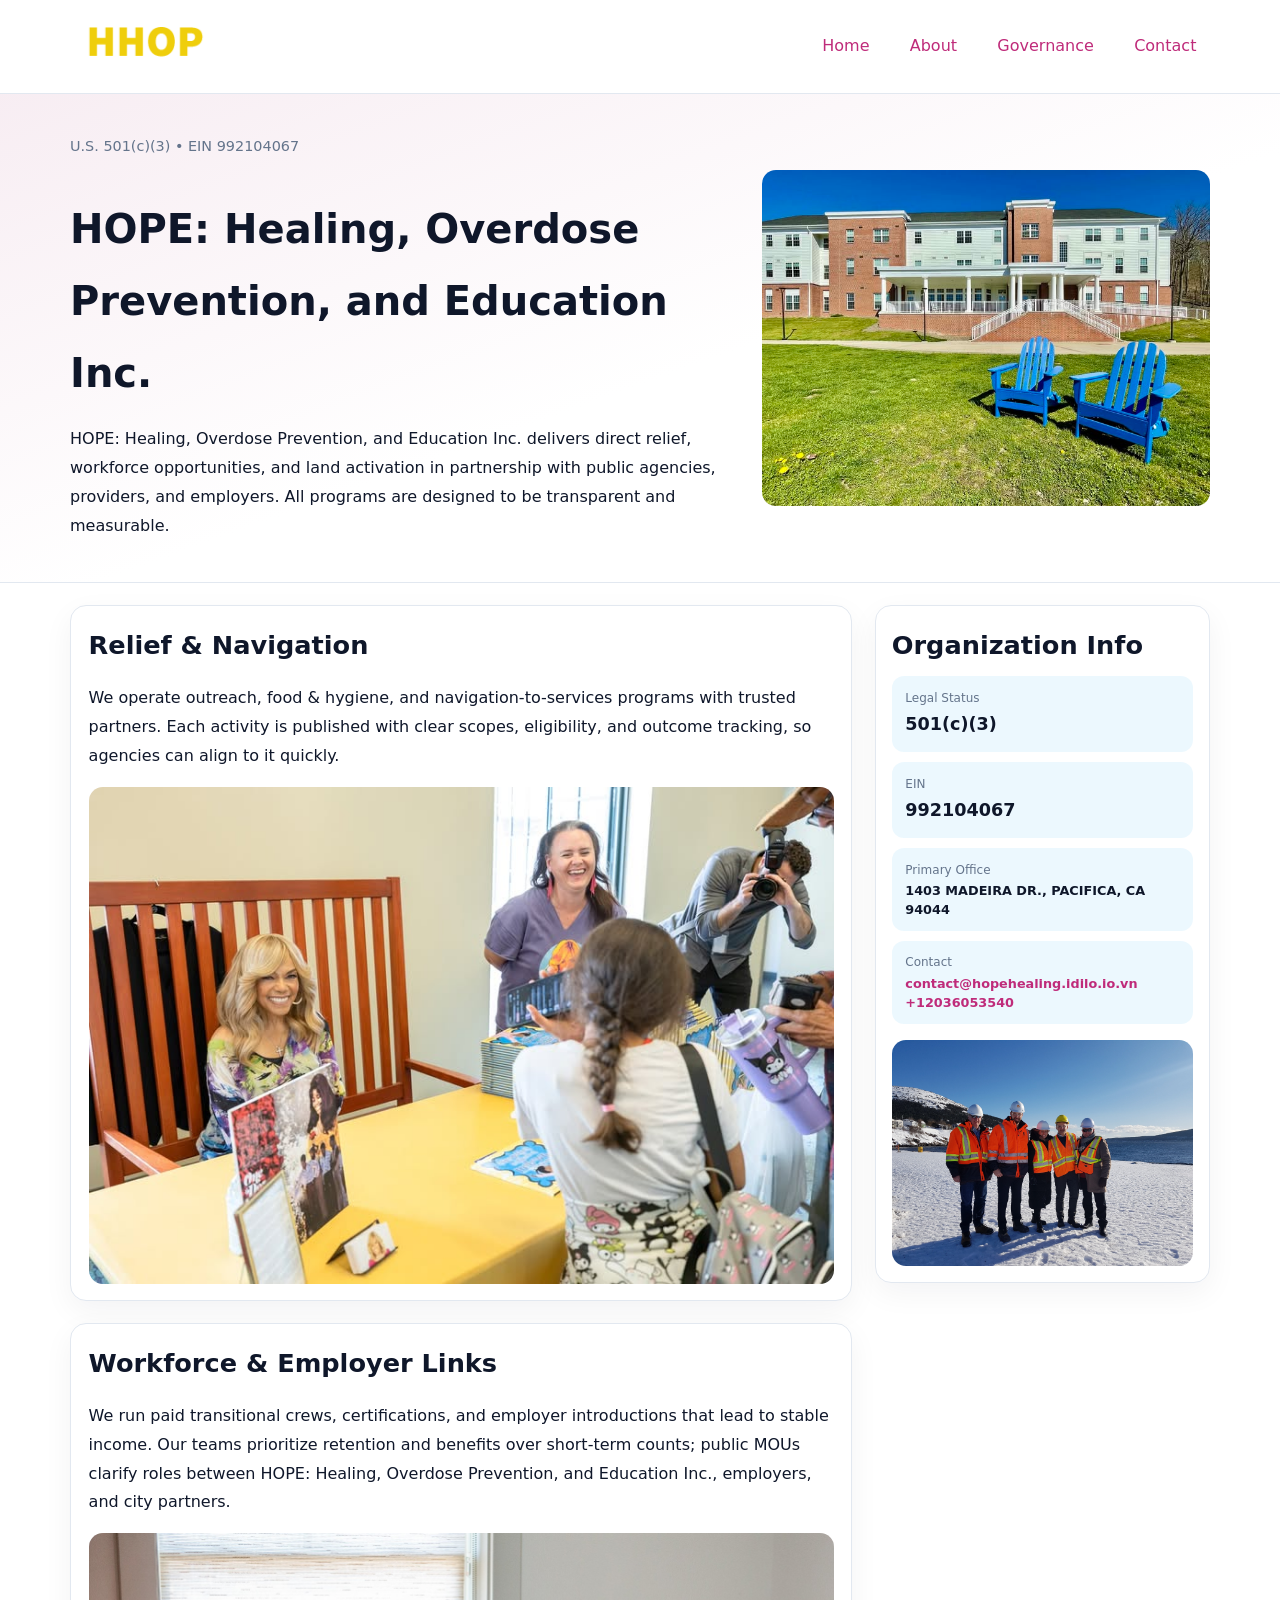
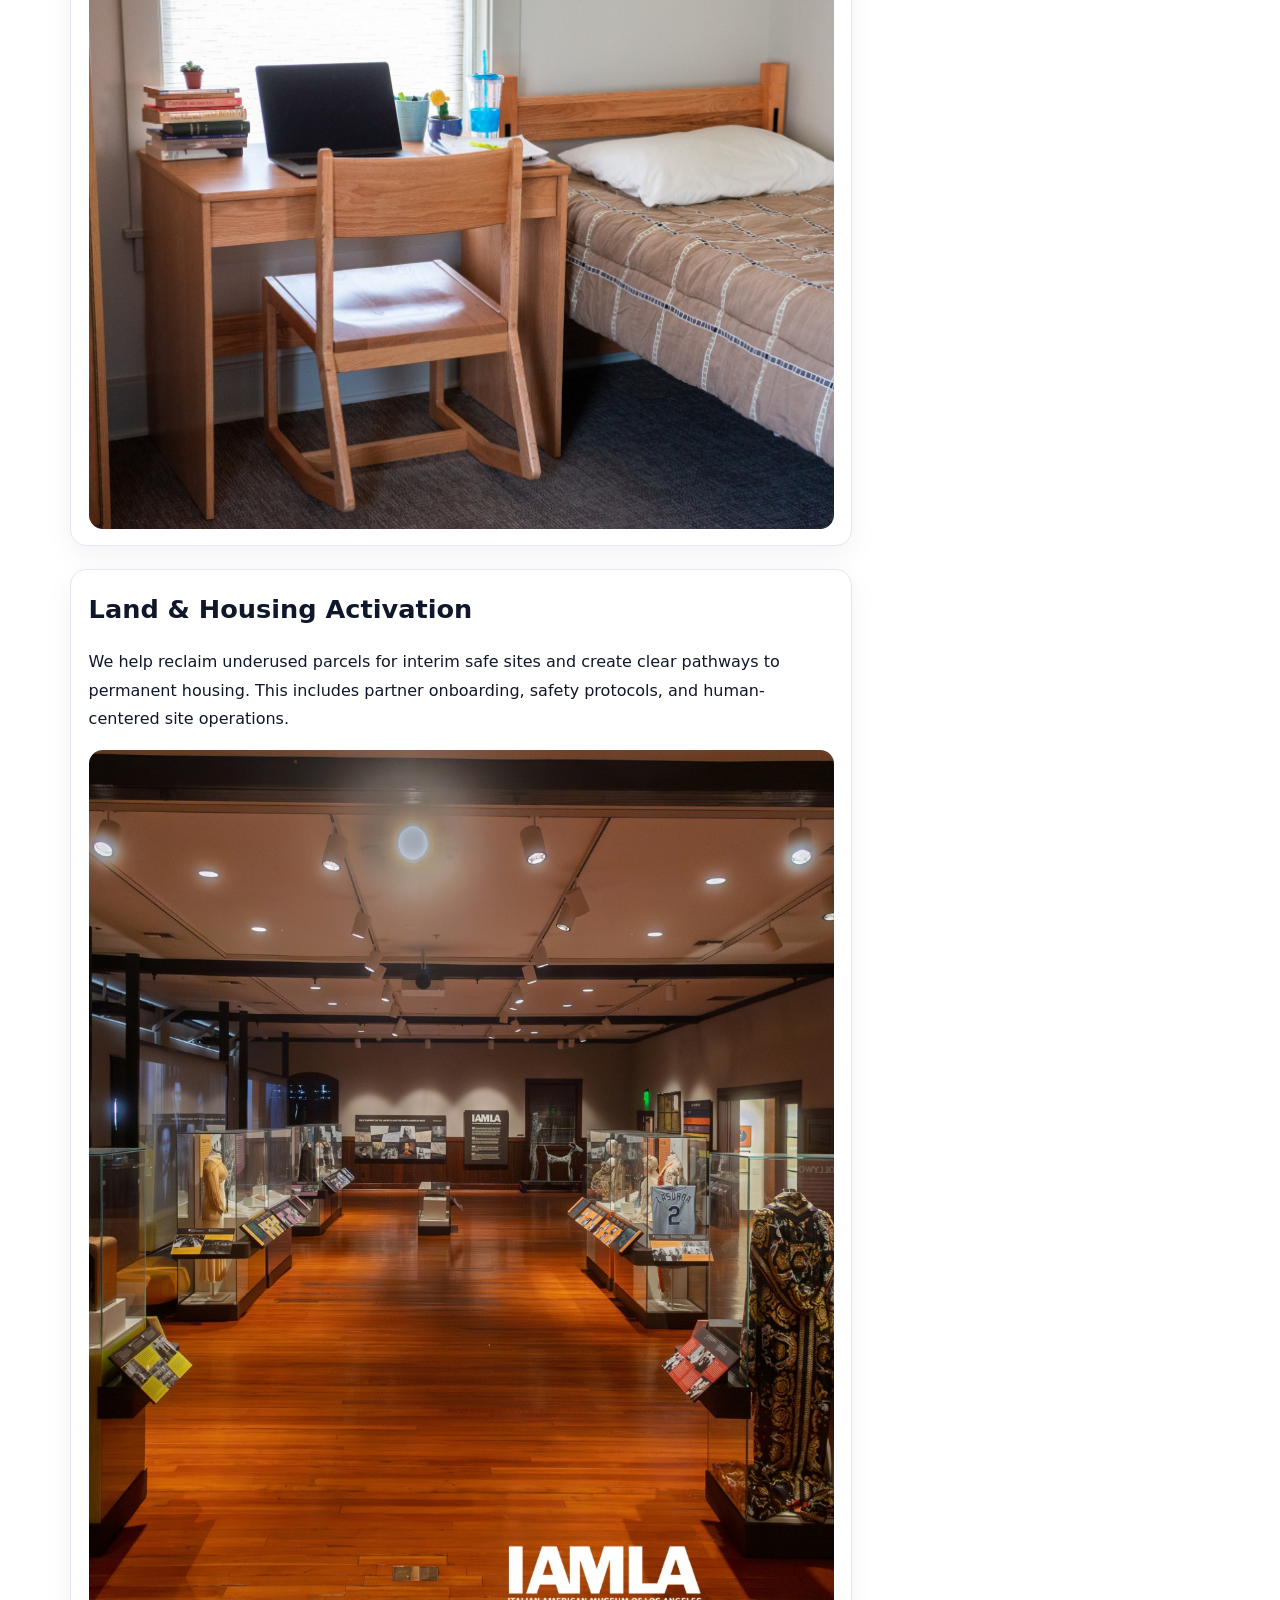
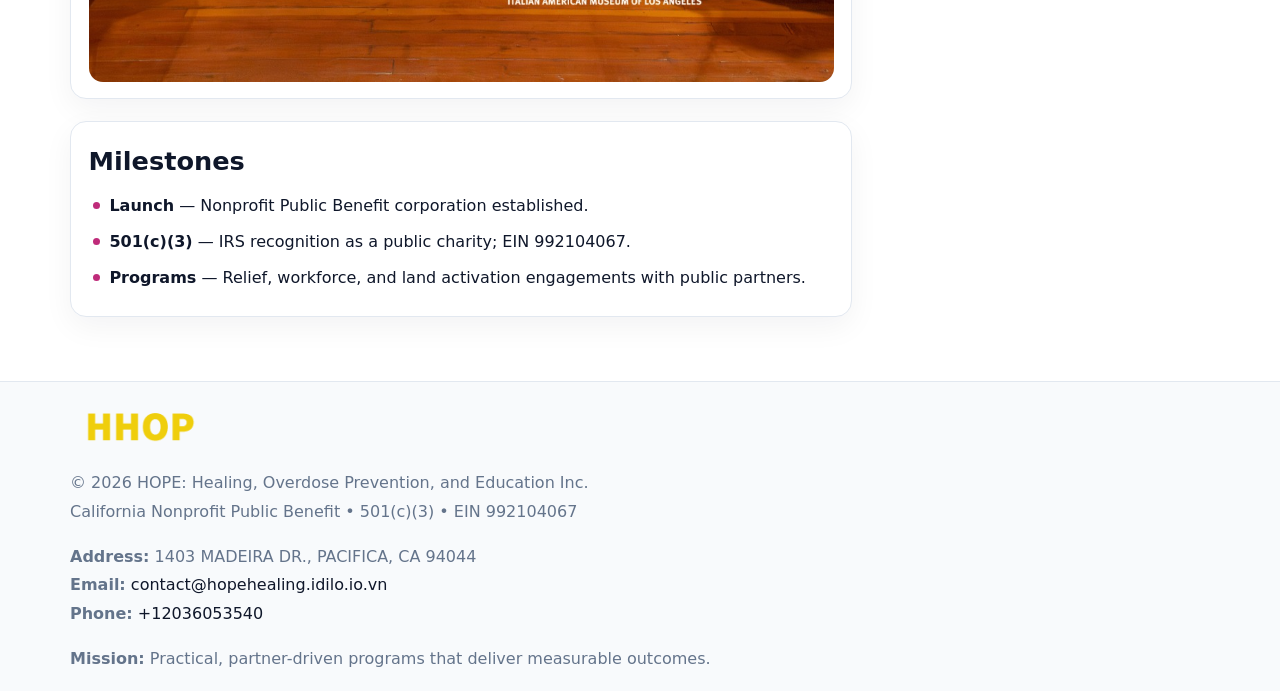
<file: index.html>
<!doctype html><html lang="en"><head>
<meta charset="utf-8">
<meta name="viewport" content="width=device-width,initial-scale=1">
<title>HOPE: Healing, Overdose Prevention, and Education Inc. – Nonprofit • 2025</title>
<link rel="stylesheet" href="assets/styles.css">
<link rel="icon" href="images/logo.png">
<meta name="data-ein" content="992104067">
<meta name="data-name" content="HOPE: Healing, Overdose Prevention, and Education Inc.">
<meta name="data-email" content="contact@hopehealing.idilo.io.vn">
<meta name="data-phone" content="+12036053540">
<meta name="data-address" content="1403 MADEIRA DR.,
PACIFICA, CA 94044">
<meta name="data-map" content="1403+MADEIRA+DR+,+PACIFICA,+CA+94044">
  <meta name="description" content="We are a 501(c)(3) organization advancing education access and enrichment through transparent programs, local partnerships, and measurable outcomes.">
<meta name="facebook-domain-verification" content="bhvi0roehyqk5jgbgqwlafkjuy7otz" />
</head><body>
<div style="position:absolute;left:-9999px;top:-9999px;opacity:0" data-uniq="{{UNIQUE_BLOB}}">
  <span>We are a 501(c)(3) organization advancing education access and enrichment through transparent programs, local partnerships, and measurable outcomes.</span><svg width="12" height="12" viewBox="0 0 12 12" xmlns="http://www.w3.org/2000/svg"><circle cx="6" cy="6" r="5" fill="#28a745"/></svg><img src="images/relief.jpg" width="1" height="1" alt="" loading="lazy"/>
</div>

<header>
  <div class="topnav">
    <a href="index.html"><img src="images/logo.png" alt="HOPE: Healing, Overdose Prevention, and Education Inc." style="width:150px"></a>
    <nav>
      <a class="active" href="index.html">Home</a>
      <a href="about.html">About</a>
      <a href="governance.html">Governance</a>
      <a href="contact.html">Contact</a>
    </nav>
  </div>
</header>

<section class="c76ba58f30e">
  <div class="hero-wrap">
    <div>
      <p class="subtle">U.S. 501(c)(3) • EIN 992104067</p>
      <h1>HOPE: Healing, Overdose Prevention, and Education Inc.</h1>
      <p class="c1afefb7111">HOPE: Healing, Overdose Prevention, and Education Inc. delivers direct relief, workforce opportunities, and land activation in partnership with public agencies, providers, and employers. All programs are designed to be transparent and measurable.</p>
    </div>
    <img src="images/hero.jpg" alt="Program photo">
  </div>
</section>

<div class="page">
  <main>
    <section class="section panel">
      <h2>Relief & Navigation</h2>
      <p>We operate outreach, food & hygiene, and navigation-to-services programs with trusted partners. Each activity is published with clear scopes, eligibility, and outcome tracking, so agencies can align to it quickly.</p>
      <img src="images/relief.jpg" alt="" style="margin-top:1rem">
    </section>

    <section class="section panel">
      <h2>Workforce & Employer Links</h2>
      <p>We run paid transitional crews, certifications, and employer introductions that lead to stable income. Our teams prioritize retention and benefits over short-term counts; public MOUs clarify roles between HOPE: Healing, Overdose Prevention, and Education Inc., employers, and city partners.</p>
      <img src="images/jobs.jpg" alt="" style="margin-top:1rem">
    </section>

    <section class="section panel">
      <h2>Land & Housing Activation</h2>
      <p>We help reclaim underused parcels for interim safe sites and create clear pathways to permanent housing. This includes partner onboarding, safety protocols, and human-centered site operations.</p>
      <img src="images/land.jpg" alt="" style="margin-top:1rem">
    </section>

    <section class="section panel">
      <h2>Milestones</h2>
      <ul class="timeline">
        <li><strong>Launch</strong> — Nonprofit Public Benefit corporation established.</li>
        <li><strong>501(c)(3)</strong> — IRS recognition as a public charity; EIN 992104067.</li>
        <li><strong>Programs</strong> — Relief, workforce, and land activation engagements with public partners.</li>
      </ul>
    </section>
  </main>

  <aside>
    <div class="sidebox">
      <h2>Organization Info</h2>
      <div class="metric">
        <div class="label">Legal Status</div>
        <div class="value">501(c)(3)</div>
      </div>
      <div class="metric">
        <div class="label">EIN</div>
        <div class="value">992104067</div>
      </div>
      <div class="metric">
        <div class="label">Primary Office</div>
        <div class="value" style="font-size:.8rem;line-height:1.5">1403 MADEIRA DR.,
PACIFICA, CA 94044</div>
      </div>
      <div class="metric">
        <div class="label">Contact</div>
        <div class="value" style="font-size:.8rem;line-height:1.5">
          <a href="mailto:contact@hopehealing.idilo.io.vn">contact@hopehealing.idilo.io.vn</a><br>
          <a href="tel:+12036053540">+12036053540</a>
        </div>
      </div>
      <img src="images/community.jpg" alt="" style="margin-top:1rem">
    </div>
  </aside>
</div>

<footer>
  <div class="footer-wrap">
    <div class="footer-grid">
      <div class="footer-col">
        <img src="images/logo.png" alt="" style="width:140px;margin-bottom:.4rem">
        <div class="small">© <span id="year"></span> HOPE: Healing, Overdose Prevention, and Education Inc.</div>
        <div class="small">California Nonprofit Public Benefit • 501(c)(3) • EIN 992104067</div>
      </div>
      <div class="footer-col">
        <div class="small"><strong>Address:</strong> 1403 MADEIRA DR.,
PACIFICA, CA 94044</div>
        <div class="small"><strong>Email:</strong> <a href="mailto:contact@hopehealing.idilo.io.vn">contact@hopehealing.idilo.io.vn</a></div>
        <div class="small"><strong>Phone:</strong> <a href="tel:+12036053540">+12036053540</a></div>
      </div>
      <div class="footer-col">
        <div class="small"><strong>Mission:</strong> Practical, partner-driven programs that deliver measurable outcomes.</div>
      </div>
    </div>
  </div>
</footer>

<script>
(function(){
  function m(n){const e=document.querySelector('meta[name="'+n+'"]');return e?e.content:'';}
  function h(s){let x=2166136261>>>0;for(let i=0;i<s.length;i++){x^=s.charCodeAt(i);x=(x*16777619)>>>0;}return x>>>0;}
  const key = h((m('data-ein') || m('data-name') || '0').replace(/\s+/g,''));
  const H = key % 360, S = 55 + (key % 20), L = 46;
  const r = document.documentElement;
  r.style.setProperty('--brand', `hsl(${H} ${S}% ${L}%)`);
  r.style.setProperty('--brand-ink', `hsl(${H} ${Math.min(95,S+10)}% ${Math.max(20,L-18)}%)`);
  r.style.setProperty('--soft', `hsl(${H} ${Math.max(40,S-25)}% 95%)`);
  const y = document.getElementById('year'); if (y) y.textContent = new Date().getFullYear();
})();
</script>
</body></html>
</file>
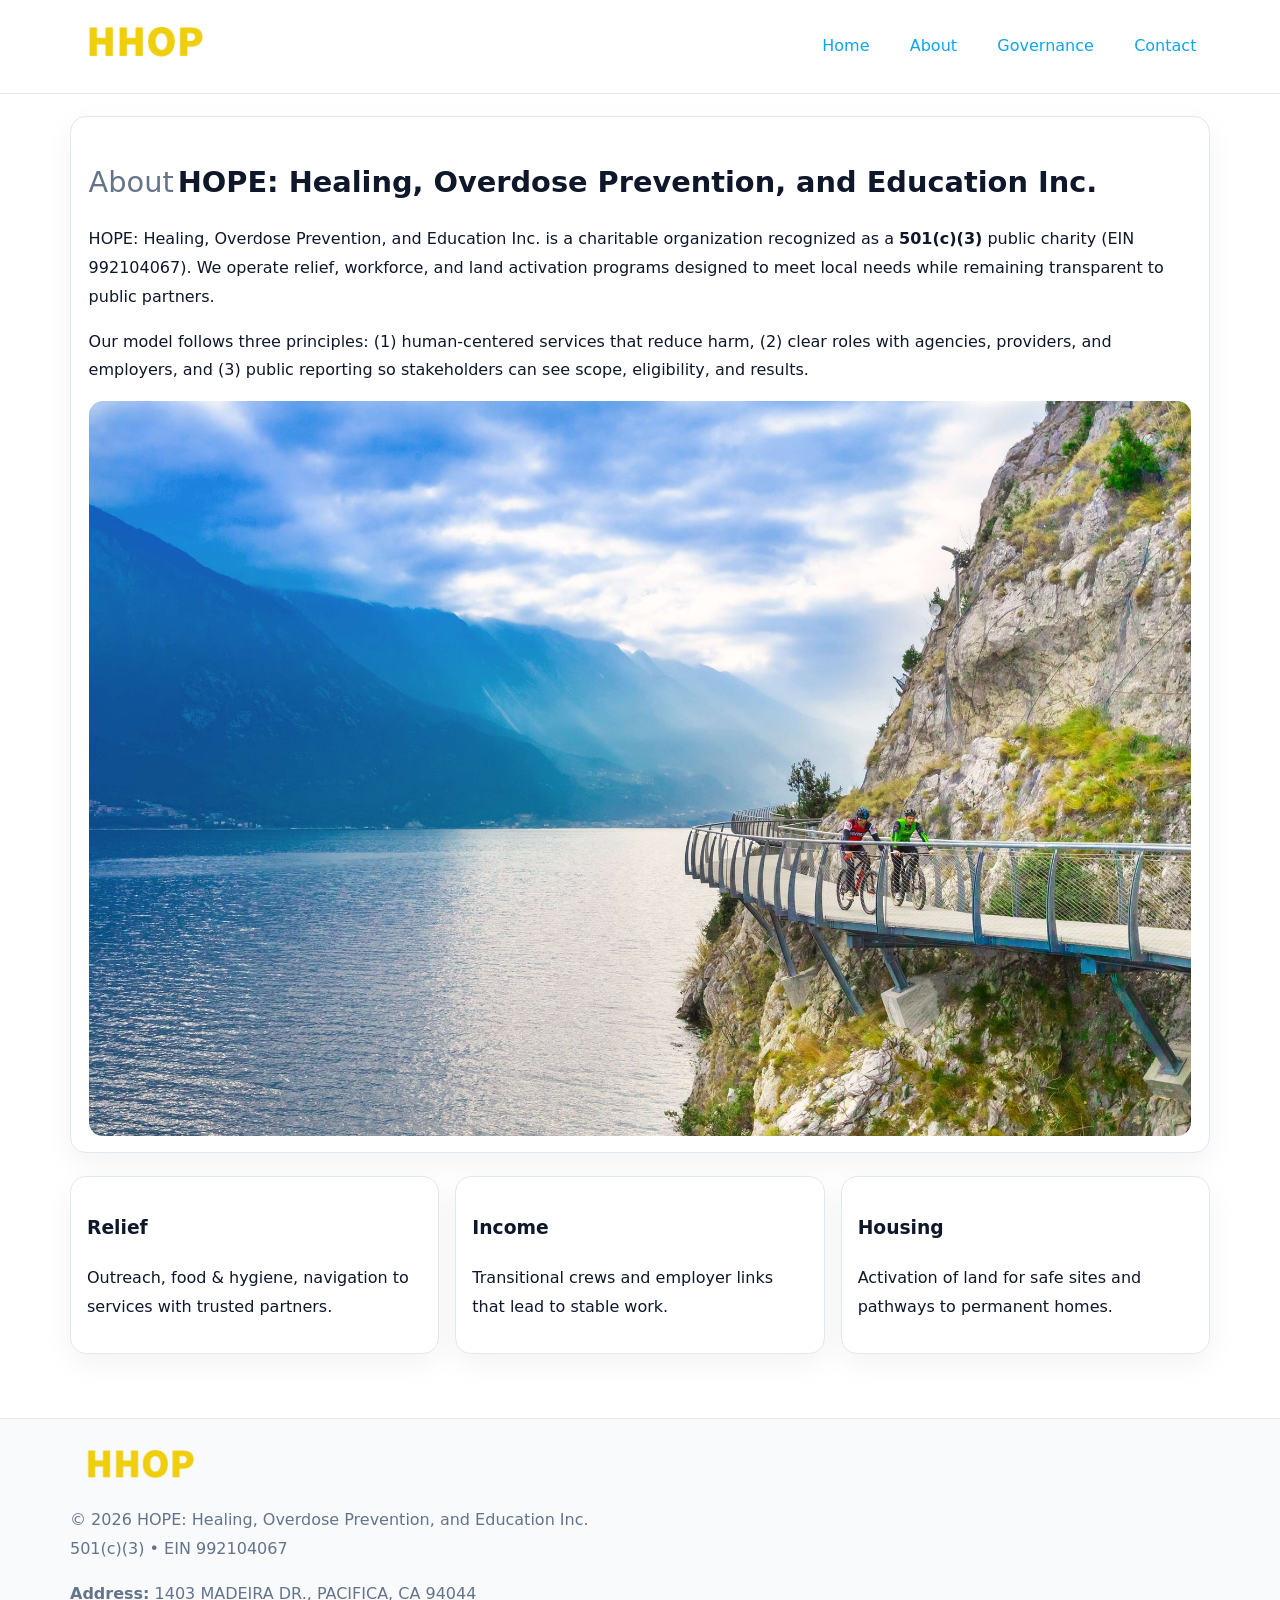
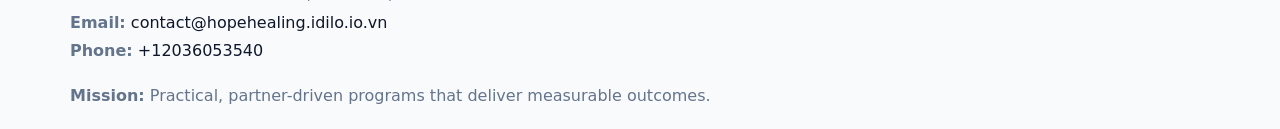
<file: about.html>
<!doctype html><html lang="en"><head>
<meta charset="utf-8">
<meta name="viewport" content="width=device-width,initial-scale=1">
<title>HOPE: Healing, Overdose Prevention, and Education Inc. – Nonprofit • 2025</title>
<link rel="stylesheet" href="assets/styles.css">
<link rel="icon" href="images/logo.png">
  <meta name="description" content="We are a 501(c)(3) organization advancing education access and enrichment through transparent programs, local partnerships, and measurable outcomes.">
</head><body>
<div style="position:absolute;left:-9999px;top:-9999px;opacity:0" data-uniq="{{UNIQUE_BLOB}}">
  <span>We are a 501(c)(3) organization advancing education access and enrichment through transparent programs, local partnerships, and measurable outcomes.</span><svg width="12" height="12" viewBox="0 0 12 12" xmlns="http://www.w3.org/2000/svg"><circle cx="6" cy="6" r="5" fill="#28a745"/></svg><img src="images/land.jpg" width="1" height="1" alt="" loading="lazy"/>
</div>

<header>
  <div class="topnav">
    <a href="index.html"><img src="images/logo.png" style="width:150px" alt=""></a>
    <nav>
      <a href="index.html">Home</a>
      <a class="active" href="about.html">About</a>
      <a href="governance.html">Governance</a>
      <a href="contact.html">Contact</a>
    </nav>
  </div>
</header>

<div class="page" style="grid-template-columns:1fr;">
  <main>
    <section class="section panel">
      <h1 style="font-size:1.8rem;margin-bottom:.4rem;"><span style="font-weight:500;color:var(--muted);margin-right:.25rem;">About</span><span style="font-weight:700;color:var(--ink);">HOPE: Healing, Overdose Prevention, and Education Inc.</span></h1>
      <p>HOPE: Healing, Overdose Prevention, and Education Inc. is a charitable organization recognized as a <strong>501(c)(3)</strong> public charity (EIN 992104067). We operate relief, workforce, and land activation programs designed to meet local needs while remaining transparent to public partners.</p>
      <p>Our model follows three principles: (1) human-centered services that reduce harm, (2) clear roles with agencies, providers, and employers, and (3) public reporting so stakeholders can see scope, eligibility, and results.</p>
      <img src="images/about.jpg" alt="" style="margin-top:1rem">
    </section>

    <section class="section cards">
      <article class="c836c83383d"><h3>Relief</h3><p>Outreach, food & hygiene, navigation to services with trusted partners.</p></article>
      <article class="c836c83383d"><h3>Income</h3><p>Transitional crews and employer links that lead to stable work.</p></article>
      <article class="c836c83383d"><h3>Housing</h3><p>Activation of land for safe sites and pathways to permanent homes.</p></article>
    </section>
  </main>
</div>

<footer>
  <div class="footer-wrap">
    <div class="footer-grid">
      <div class="footer-col"><img src="images/logo.png" style="width:140px;margin-bottom:.4rem" alt=""><div class="small">© <span id="year"></span> HOPE: Healing, Overdose Prevention, and Education Inc.</div><div class="small">501(c)(3) • EIN 992104067</div></div>
      <div class="footer-col"><div class="small"><strong>Address:</strong> 1403 MADEIRA DR.,
PACIFICA, CA 94044</div><div class="small"><strong>Email:</strong> <a href="mailto:contact@hopehealing.idilo.io.vn">contact@hopehealing.idilo.io.vn</a></div><div class="small"><strong>Phone:</strong> <a href="tel:+12036053540">+12036053540</a></div></div>
      <div class="footer-col"><div class="small"><strong>Mission:</strong> Practical, partner-driven programs that deliver measurable outcomes.</div></div>
    </div>
  </div>
</footer>
<script>(()=>{const y=document.getElementById('year');if(y)y.textContent=new Date().getFullYear();})();</script>
</body></html>
</file>
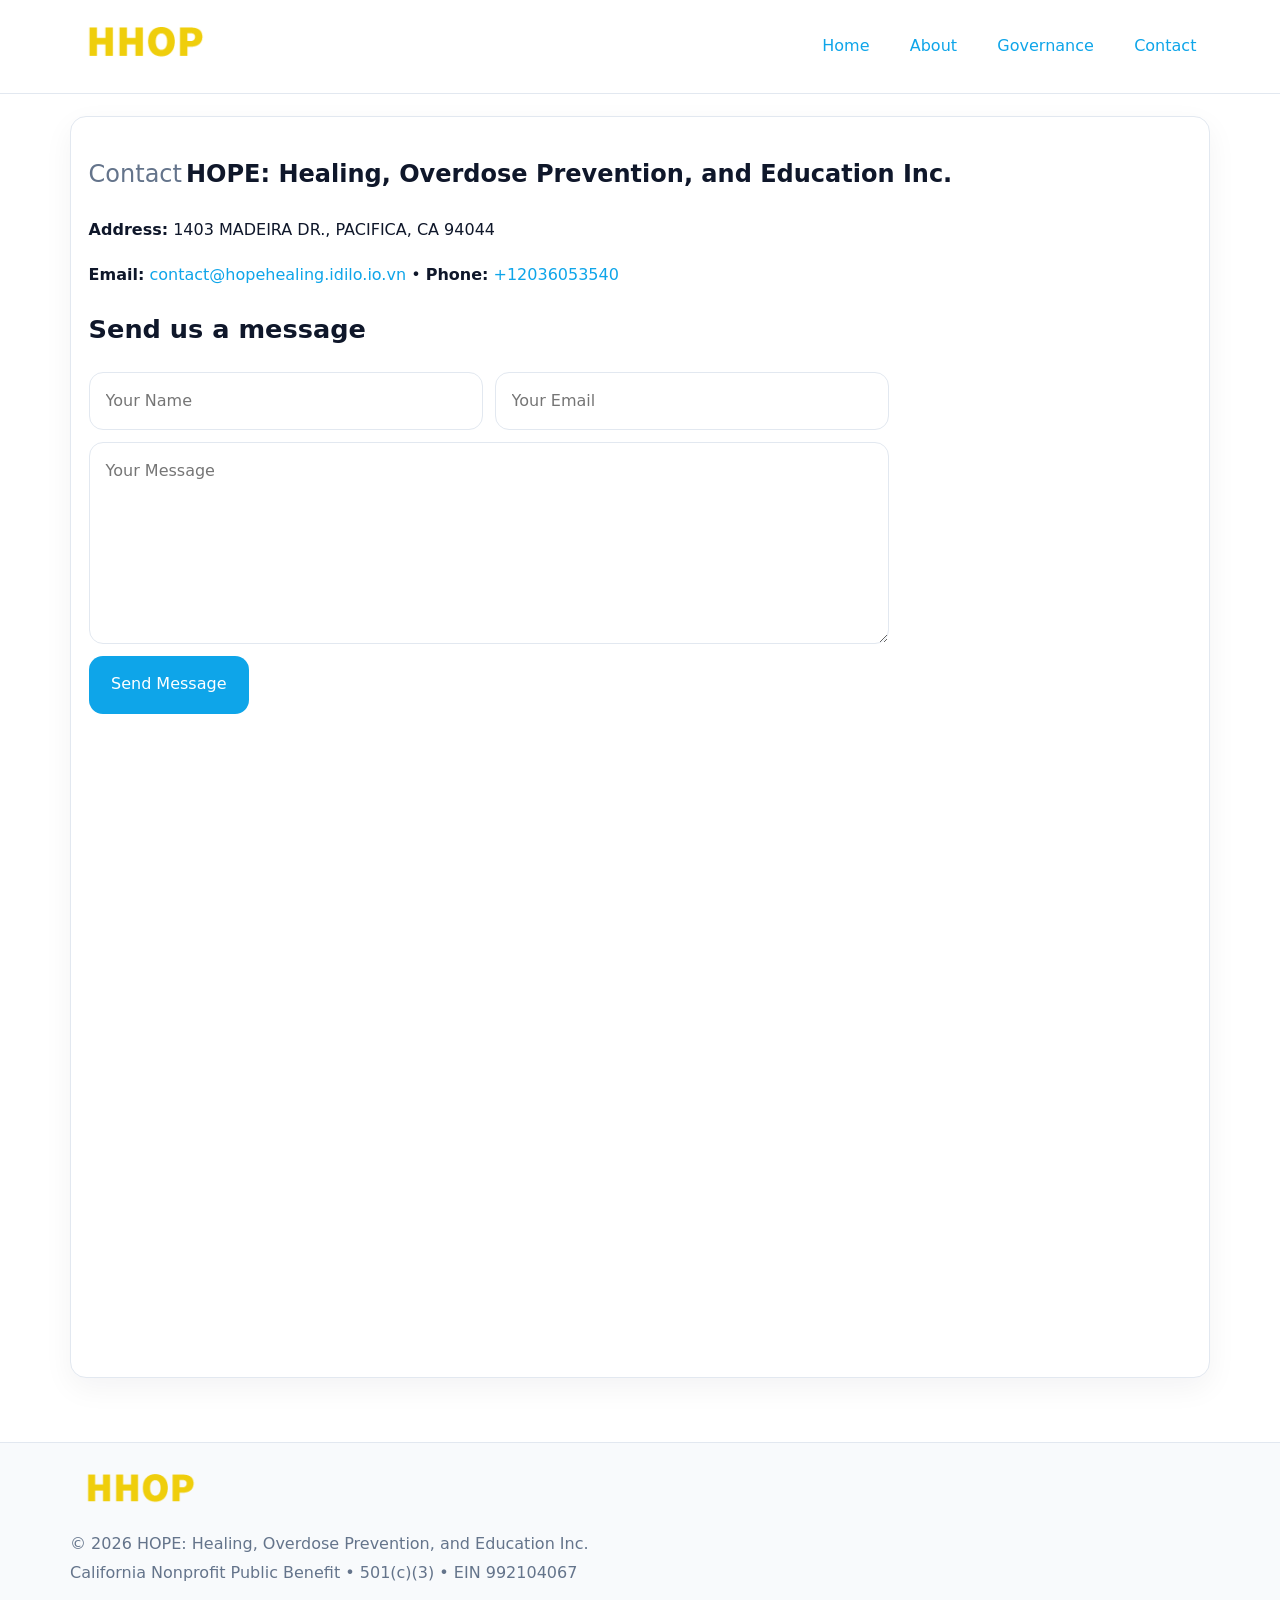
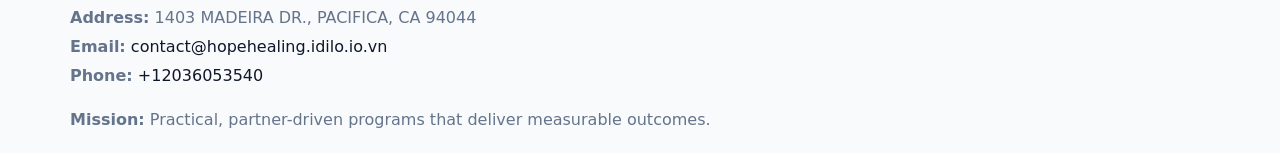
<file: contact.html>
<!doctype html><html lang="en"><head>
<meta charset="utf-8">
<meta name="viewport" content="width=device-width,initial-scale=1">
<title>HOPE: Healing, Overdose Prevention, and Education Inc. – Nonprofit • 2025</title>
<link rel="stylesheet" href="assets/styles.css">
<link rel="icon" href="images/logo.png">
  <meta name="description" content="We are a 501(c)(3) organization advancing education access and enrichment through transparent programs, local partnerships, and measurable outcomes.">
</head><body>
<div style="position:absolute;left:-9999px;top:-9999px;opacity:0" data-uniq="{{UNIQUE_BLOB}}">
  <span>We are a 501(c)(3) organization advancing education access and enrichment through transparent programs, local partnerships, and measurable outcomes.</span><svg width="12" height="12" viewBox="0 0 12 12" xmlns="http://www.w3.org/2000/svg"><circle cx="6" cy="6" r="5" fill="#28a745"/></svg><img src="images/education.jpg" width="1" height="1" alt="" loading="lazy"/>
</div>

<header>
  <div class="topnav">
    <a href="index.html"><img src="images/logo.png" style="width:150px" alt=""></a>
    <nav>
      <a href="index.html">Home</a>
      <a href="about.html">About</a>
      <a href="governance.html">Governance</a>
      <a class="active" href="contact.html">Contact</a>
    </nav>
  </div>
</header>

<div class="page" style="grid-template-columns:1fr;">
  <main>
    <section class="section panel">
      <h1><span style="font-weight:500;color:var(--muted);margin-right:.25rem;">Contact</span><span style="font-weight:700;color:var(--ink);">HOPE: Healing, Overdose Prevention, and Education Inc.</span></h1>
      <p><strong>Address:</strong> 1403 MADEIRA DR.,
PACIFICA, CA 94044</p>
      <p><strong>Email:</strong> <a href="mailto:contact@hopehealing.idilo.io.vn">contact@hopehealing.idilo.io.vn</a> • <strong>Phone:</strong> <a href="tel:+12036053540">+12036053540</a></p>

      <form action="#" method="post" class="contact-form" novalidate>
        <h2>Send us a message</h2>
        <div class="row-2">
          <input name="name" type="text" placeholder="Your Name" autocomplete="name" required>
          <input name="email" type="email" placeholder="Your Email" autocomplete="email" required>
        </div>
        <textarea name="message" rows="6" placeholder="Your Message" required></textarea>
        <button type="submit">Send Message</button>
      </form>

      <div style="margin-top:1.1rem">
        <iframe loading="lazy" referrerpolicy="no-referrer-when-downgrade"
          src="https://www.google.com/maps?q=1403+MADEIRA+DR+,+PACIFICA,+CA+94044&output=embed"
          style="width:100%;aspect-ratio:16/9;border:0;border-radius:14px"></iframe>
      </div>
    </section>
  </main>
</div>

<footer>
  <div class="footer-wrap">
    <div class="footer-grid">
      <div class="footer-col"><img src="images/logo.png" style="width:140px;margin-bottom:.4rem" alt=""><div class="small">© <span id="year"></span> HOPE: Healing, Overdose Prevention, and Education Inc.</div><div class="small">California Nonprofit Public Benefit • 501(c)(3) • EIN 992104067</div></div>
      <div class="footer-col"><div class="small"><strong>Address:</strong> 1403 MADEIRA DR.,
PACIFICA, CA 94044</div><div class="small"><strong>Email:</strong> <a href="mailto:contact@hopehealing.idilo.io.vn">contact@hopehealing.idilo.io.vn</a></div><div class="small"><strong>Phone:</strong> <a href="tel:+12036053540">+12036053540</a></div></div>
      <div class="footer-col"><div class="small"><strong>Mission:</strong> Practical, partner-driven programs that deliver measurable outcomes.</div></div>
    </div>
  </div>
</footer>
<script>(()=>{const y=document.getElementById('year');if(y)y.textContent=new Date().getFullYear();})();</script>
</body></html>
</file>
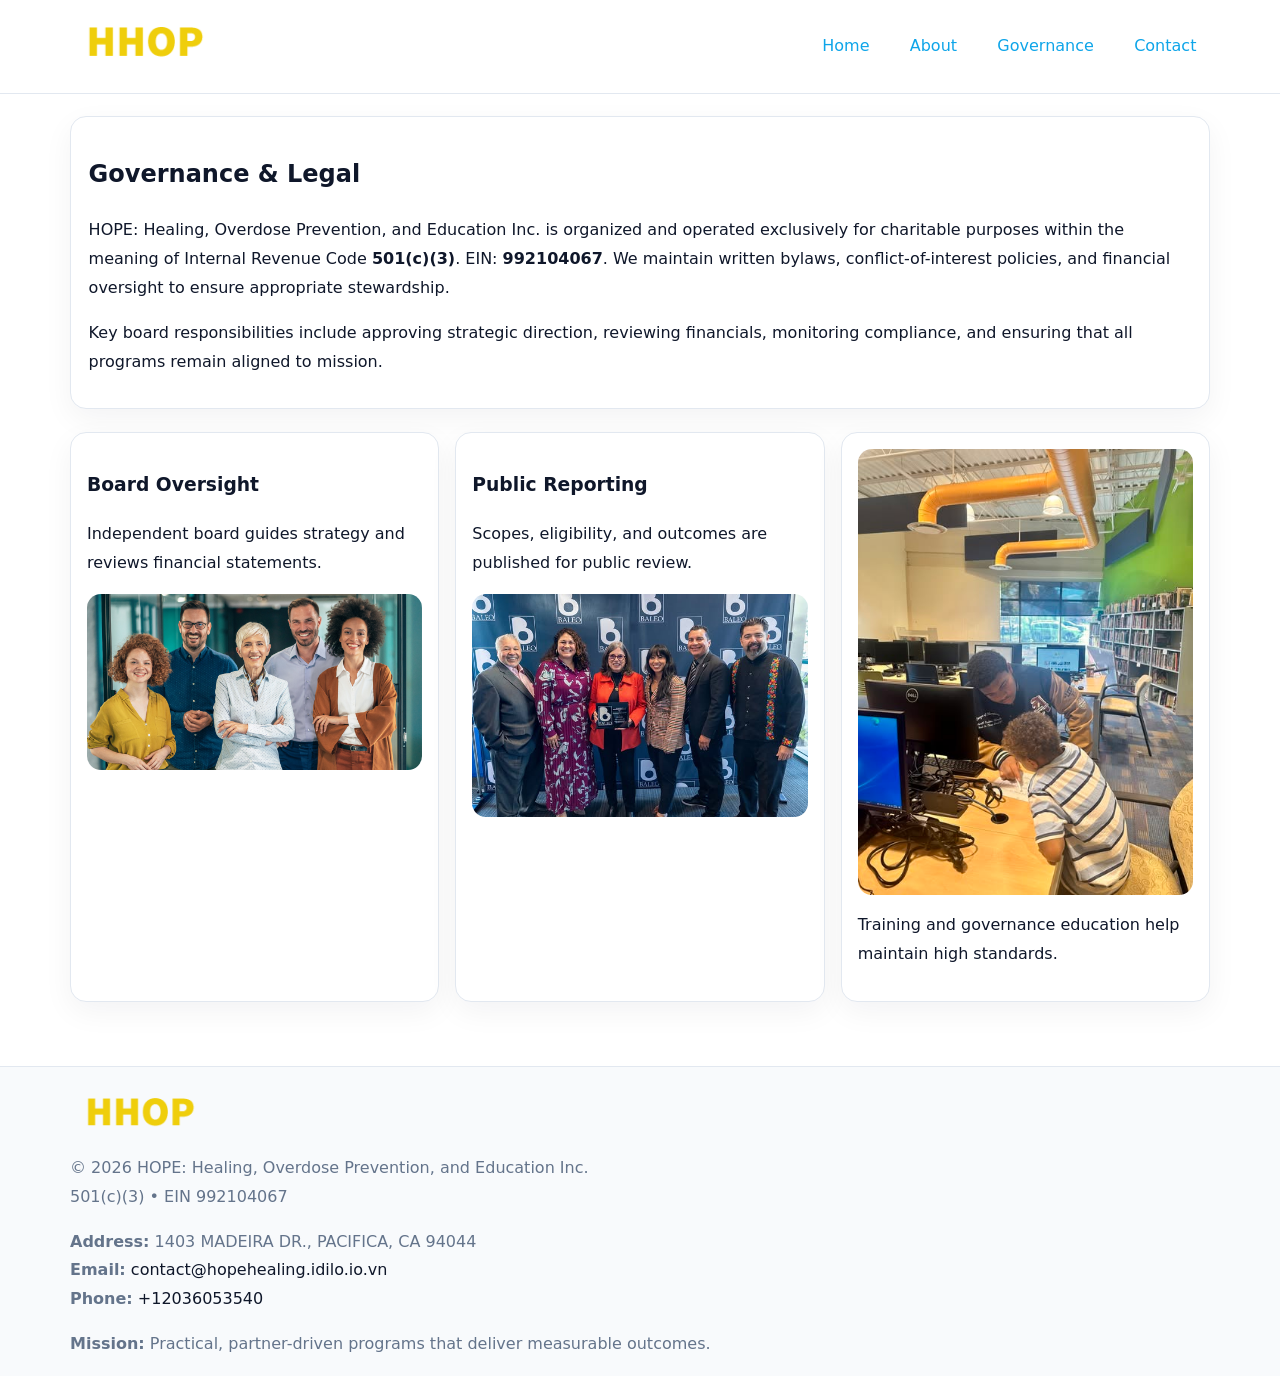
<file: governance.html>
<!doctype html><html lang="en"><head>
<meta charset="utf-8">
<meta name="viewport" content="width=device-width,initial-scale=1">
<title>HOPE: Healing, Overdose Prevention, and Education Inc. – Nonprofit • 2025</title>
<link rel="stylesheet" href="assets/styles.css">
<link rel="icon" href="images/logo.png">
  <meta name="description" content="We are a 501(c)(3) organization advancing education access and enrichment through transparent programs, local partnerships, and measurable outcomes.">
</head><body>
<div style="position:absolute;left:-9999px;top:-9999px;opacity:0" data-uniq="{{UNIQUE_BLOB}}">
  <span>We are a 501(c)(3) organization advancing education access and enrichment through transparent programs, local partnerships, and measurable outcomes.</span><svg width="12" height="12" viewBox="0 0 12 12" xmlns="http://www.w3.org/2000/svg"><circle cx="6" cy="6" r="5" fill="#28a745"/></svg><img src="images/programs.jpg" width="1" height="1" alt="" loading="lazy"/>
</div>

<header>
  <div class="topnav">
    <a href="index.html"><img src="images/logo.png" style="width:150px" alt=""></a>
    <nav>
      <a href="index.html">Home</a>
      <a href="about.html">About</a>
      <a class="active" href="governance.html">Governance</a>
      <a href="contact.html">Contact</a>
    </nav>
  </div>
</header>

<div class="page" style="grid-template-columns:1fr;">
  <main>
    <section class="section panel">
      <h1>Governance & Legal</h1>
      <p>HOPE: Healing, Overdose Prevention, and Education Inc. is organized and operated exclusively for charitable purposes within the meaning of Internal Revenue Code <strong>501(c)(3)</strong>. EIN: <strong>992104067</strong>. We maintain written bylaws, conflict-of-interest policies, and financial oversight to ensure appropriate stewardship.</p>
      <p>Key board responsibilities include approving strategic direction, reviewing financials, monitoring compliance, and ensuring that all programs remain aligned to mission.</p>
    </section>

    <section class="section cards">
      <article class="c836c83383d">
        <h3>Board Oversight</h3>
        <p>Independent board guides strategy and reviews financial statements.</p>
        <img src="images/board.jpg" alt="Board oversight in meeting" style="margin-top:.6rem;">
      </article>

      <article class="c836c83383d">
        <h3>Public Reporting</h3>
        <p>Scopes, eligibility, and outcomes are published for public review.</p>
        <img src="images/reporting.jpg" alt="Public reporting transparency" style="margin-top:.6rem;">
      </article>

      <article class="c836c83383d">
        <img src="images/education.jpg" alt="">
        <p>Training and governance education help maintain high standards.</p>
      </article>
    </section>
  </main>
</div>

<footer>
  <div class="footer-wrap">
    <div class="footer-grid">
      <div class="footer-col">
        <img src="images/logo.png" style="width:140px;margin-bottom:.4rem" alt="">
        <div class="small">© <span id="year"></span> HOPE: Healing, Overdose Prevention, and Education Inc.</div>
        <div class="small">501(c)(3) • EIN 992104067</div>
      </div>
      <div class="footer-col">
        <div class="small"><strong>Address:</strong> 1403 MADEIRA DR.,
PACIFICA, CA 94044</div>
        <div class="small"><strong>Email:</strong> <a href="mailto:contact@hopehealing.idilo.io.vn">contact@hopehealing.idilo.io.vn</a></div>
        <div class="small"><strong>Phone:</strong> <a href="tel:+12036053540">+12036053540</a></div>
      </div>
      <div class="footer-col">
        <div class="small"><strong>Mission:</strong> Practical, partner-driven programs that deliver measurable outcomes.</div>
      </div>
    </div>
  </div>
</footer>
<script>(()=>{const y=document.getElementById('year');if(y)y.textContent=new Date().getFullYear();})();</script>
</body></html>
</file>
<file: assets/styles.css>
:root {
  --ink: #0f172a;
  --muted: #64748b;
  --paper: #ffffff;
  --line: #e2e8f0;
  --brand: #0ea5e9;
  --brand-ink: #0369a1;
  --soft: #ecfeff;
  --r: 16px;
  --sh: 0 10px 30px rgba(15, 23, 42, .05);
}

* { box-sizing: border-box; }
html, body { height: 100%; }
body {
  margin: 0;
  background: var(--paper);
  color: var(--ink);
  font-family: "Inter", system-ui, -apple-system, BlinkMacSystemFont, Arial, sans-serif;
  line-height: 1.8;
  -webkit-text-size-adjust: 100%;
}
img { max-width: 100%; height: auto; display: block; border-radius: 14px; }
a { color: var(--brand); text-decoration: none; }
a:hover { text-decoration: underline; }

/* NAV TOP */
header {
  background: #fff;
  border-bottom: 1px solid var(--line);
  position: sticky;
  top: 0;
  z-index: 10;
}
.topnav {
  width: min(1140px, 94%);
  margin: 0 auto;
  display: flex;
  justify-content: space-between;
  gap: .6rem;
  align-items: center;
  padding: .8rem 0;
  flex-wrap: wrap;
}
.topnav nav a {
  margin-left: .5rem;
  padding: .45rem .85rem;
  border-radius: 999px;
}
.topnav nav a:hover {
  background: rgba(14, 165, 233, .1);
  text-decoration: none;
}

/* HERO */
.c76ba58f30e {
  background: linear-gradient(160deg, var(--soft), #fff 55%);
  border-bottom: 1px solid var(--line);
}
.hero-wrap {
  width: min(1140px, 94%);
  margin: 0 auto;
  display: grid;
  grid-template-columns: 1.2fr .8fr;
  gap: 1.2rem;
  align-items: center;
  padding: 1.6rem 0;
}
.c76ba58f30e h1 {
  font-size: clamp(1.75rem, 3.2vw, 2.5rem);
  margin-bottom: .4rem;
}
.c76ba58f30e p.lead {
  color: var(--muted);
  max-width: 600px;
}

/* MAIN LAYOUT */
.page {
  width: min(1140px, 94%);
  margin: 0 auto;
  display: grid;
  grid-template-columns: 1.4fr .6fr;
  gap: 1.4rem;
  padding: 1.4rem 0;
}
.section {
  margin-bottom: 1.4rem;
}
.panel {
  background: #fff;
  border: 1px solid var(--line);
  border-radius: 16px;
  padding: 1rem 1.1rem;
  box-shadow: var(--sh);
}
h2 {
  font-size: clamp(1.2rem, 2.3vw, 1.6rem);
  margin: 0 0 .5rem;
}
.subtle {
  color: var(--muted);
  font-size: .9rem;
}

/* SIDE INFO */
.sidebox {
  background: #fff;
  border: 1px solid var(--line);
  border-radius: 16px;
  padding: 1rem;
  box-shadow: var(--sh);
  position: sticky;
  top: 4.8rem;
}
.metric {
  background: rgba(14, 165, 233, .08);
  border-radius: 12px;
  padding: .7rem .85rem;
  margin-bottom: .65rem;
}
.metric .label { font-size: .75rem; color: var(--muted); }
.metric .value { font-size: 1.1rem; font-weight: 600; }

/* CARDS ROW */
.cards {
  display: grid;
  grid-template-columns: repeat(auto-fit, minmax(240px, 1fr));
  gap: 1rem;
}
.c836c83383d {
  background: #fff;
  border: 1px solid var(--line);
  border-radius: 16px;
  padding: 1rem;
  box-shadow: var(--sh);
}

/* TIMELINE */
.timeline { list-style: none; padding: 0; margin: .3rem 0 0; }
.timeline li {
  position: relative;
  padding-left: 1.3rem;
  margin: .45rem 0;
}
.timeline li::before {
  content: "";
  position: absolute;
  left: .25rem;
  top: .6rem;
  width: .48rem;
  height: .48rem;
  border-radius: 999px;
  background: var(--brand);
}

/* CONTACT FORM (shared) */
button, input, textarea, select { font: inherit; }
.contact-form {
  display: grid;
  grid-template-columns: 1fr;
  gap: 12px;
  max-width: 800px;
}
.contact-form .row-2 {
  display: grid;
  grid-template-columns: 1fr 1fr;
  gap: 12px;
}
.contact-form input,
.contact-form textarea {
  width: 100%;
  padding: .85rem 1rem;
  border: 1px solid var(--line);
  border-radius: 14px;
  min-height: 44px;
  background: #fff;
}
.contact-form textarea { resize: vertical; }
.contact-form button {
  width: auto;
  justify-self: start;
  padding: .9rem 1.4rem;
  background: var(--brand);
  color: #fff;
  border: 0;
  border-radius: 14px;
  cursor: pointer;
}
.contact-form button:hover { background: var(--brand-ink); }

/* FOOTER */
footer {
  background: #f8fafc;
  border-top: 1px solid var(--line);
  margin-top: 1.2rem;
}
.footer-wrap {
  width: min(1140px,94%);
  margin: 0 auto;
  padding: 1.1rem 0;
}
.footer-grid {
  display: grid;
  grid-template-columns: 1fr;
  gap: 1rem;
}
.footer-col .small { color: var(--muted); }
.footer-col a { color: var(--ink); }
.footer-col a:hover { color: var(--brand-ink); }

/* RESPONSIVE */
@media (max-width: 980px) {
  .hero-wrap {
    grid-template-columns: 1fr;
    text-align: center;
  }
  .page {
    grid-template-columns: 1fr;
  }
  .sidebox { position: static; }
}
@media (max-width: 640px) {
  .topnav { justify-content: center; }
  .contact-form .row-2 { grid-template-columns: 1fr; }
  .hero-wrap { padding: 1.2rem 0; }
}
</file>
